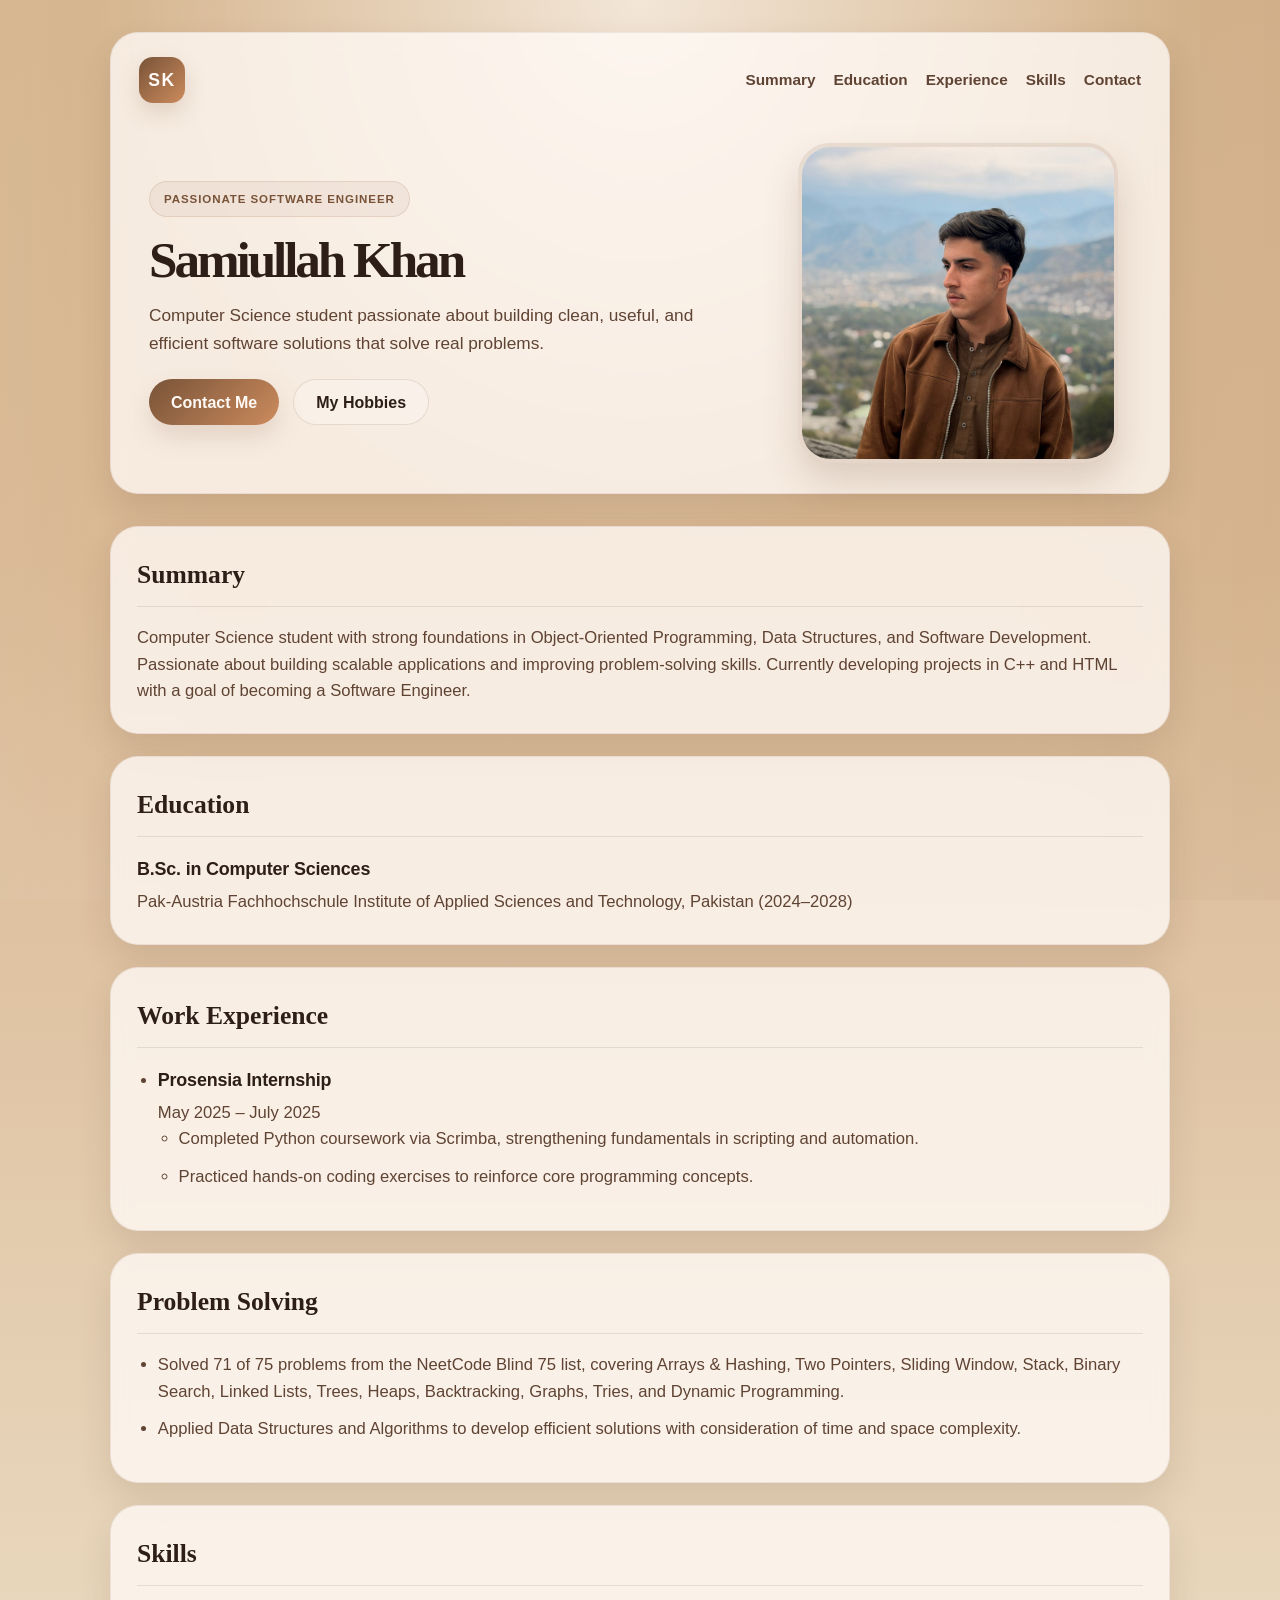
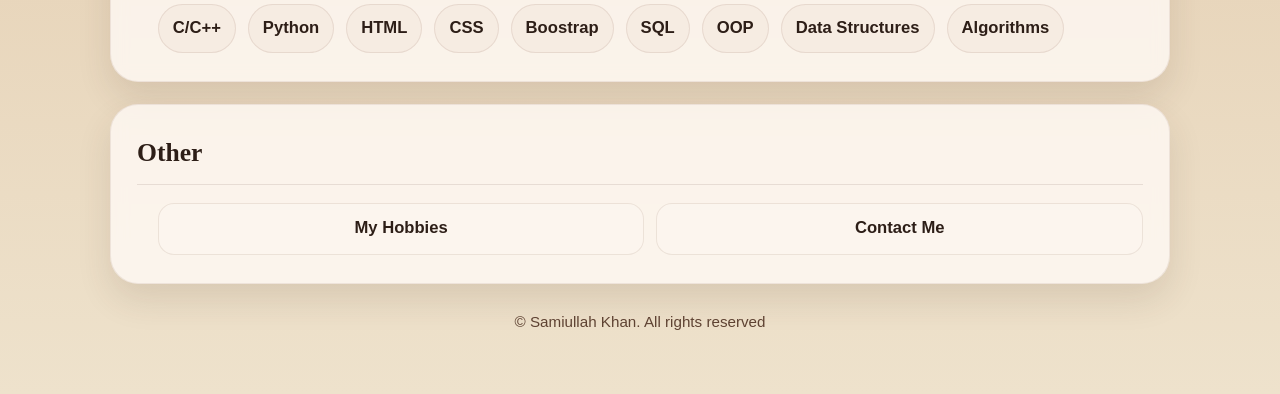
<file: legacy/index.html>
<!doctype html>
<html lang="en">
  <head>
    <meta charset="UTF-8" />
    <meta name="viewport" content="width=device-width, initial-scale=1.0" />
    <title>Samiullah Khan | Portfolio</title>
    <link rel="stylesheet" href="style.css" />
  </head>

  <body>
    <div class="container">
      <header class="hero-panel">
        <div class="topbar">
          <span class="brand">SK</span>
          <nav class="main-nav" aria-label="Main navigation">
            <a href="#summary">Summary</a>
            <a href="#education">Education</a>
            <a href="#experience">Experience</a>
            <a href="#skills">Skills</a>
            <a href="./contact.html">Contact</a>
          </nav>
        </div>

        <div class="hero">
          <div class="hero-copy">
            <p class="eyebrow">Passionate Software Engineer </p>
            <h1 class="name">Samiullah Khan</h1>
            <p class="lead">
              Computer Science student passionate about building clean, useful,
              and efficient software solutions that solve real problems.
            </p>
            <div class="cta-row">
              <a class="primary-btn" href="./contact.html">Contact Me</a>
              <a class="secondary-btn" href="./hobbies.html">My Hobbies</a>
            </div>
          </div>

          <div class="hero-visual">
            <img src="./img.jpeg" alt="Samiullah Khan" class="profile-img" />
          </div>
        </div>
      </header>

      <main>
        <section class="card summary" id="summary">
          <h2 class="headings">Summary</h2>
          <p class="text">
            Computer Science student with strong foundations in Object-Oriented
            Programming, Data Structures, and Software Development. Passionate
            about building scalable applications and improving problem-solving
            skills. Currently developing projects in C++ and HTML with a goal of
            becoming a Software Engineer.
          </p>
        </section>

        <section class="card education" id="education">
          <h2 class="headings">Education</h2>
          <h3>B.Sc. in Computer Sciences</h3>
          <p class="text">
            Pak-Austria Fachhochschule Institute of Applied Sciences and
            Technology, Pakistan (2024–2028)
          </p>
        </section>

        <section class="card work" id="experience">
          <h2 class="headings">Work Experience</h2>
          <ul>
            <li>
              <h3>Prosensia Internship</h3>
              <p class="text">May 2025 – July 2025</p>
              <ul>
                <li>
                  Completed Python coursework via Scrimba, strengthening
                  fundamentals in scripting and automation.
                </li>
                <li>
                  Practiced hands-on coding exercises to reinforce core
                  programming concepts.
                </li>
              </ul>
            </li>
          </ul>
        </section>

        <section class="card problem-solving">
          <h2 class="headings">Problem Solving</h2>
          <ul>
            <li>
              Solved 71 of 75 problems from the NeetCode Blind 75 list, covering
              Arrays &amp; Hashing, Two Pointers, Sliding Window, Stack, Binary
              Search, Linked Lists, Trees, Heaps, Backtracking, Graphs, Tries,
              and Dynamic Programming.
            </li>
            <li>
              Applied Data Structures and Algorithms to develop efficient
              solutions with consideration of time and space complexity.
            </li>
          </ul>
        </section>

        <section class="card skills" id="skills">
          <h2 class="headings">Skills</h2>
          <ul class="skill-list">
            <li>C/C++</li>
            <li>Python</li>
            <li>HTML</li>
            <li>CSS</li>
            <li>Boostrap</li>
            <li>SQL</li>
            <li>OOP</li>
            <li>Data Structures</li>
            <li>Algorithms</li>
          </ul>
        </section>

        <section class="card other">
          <h2 class="headings">Other</h2>
          <ul class="link-list">
            <li><a href="./hobbies.html">My Hobbies</a></li>
            <li><a href="./contact.html">Contact Me</a></li>
          </ul>
        </section>
      </main>

      <footer>
        <p>© Samiullah Khan. All rights reserved</p>
      </footer>
    </div>
  </body>
</html>
</file>
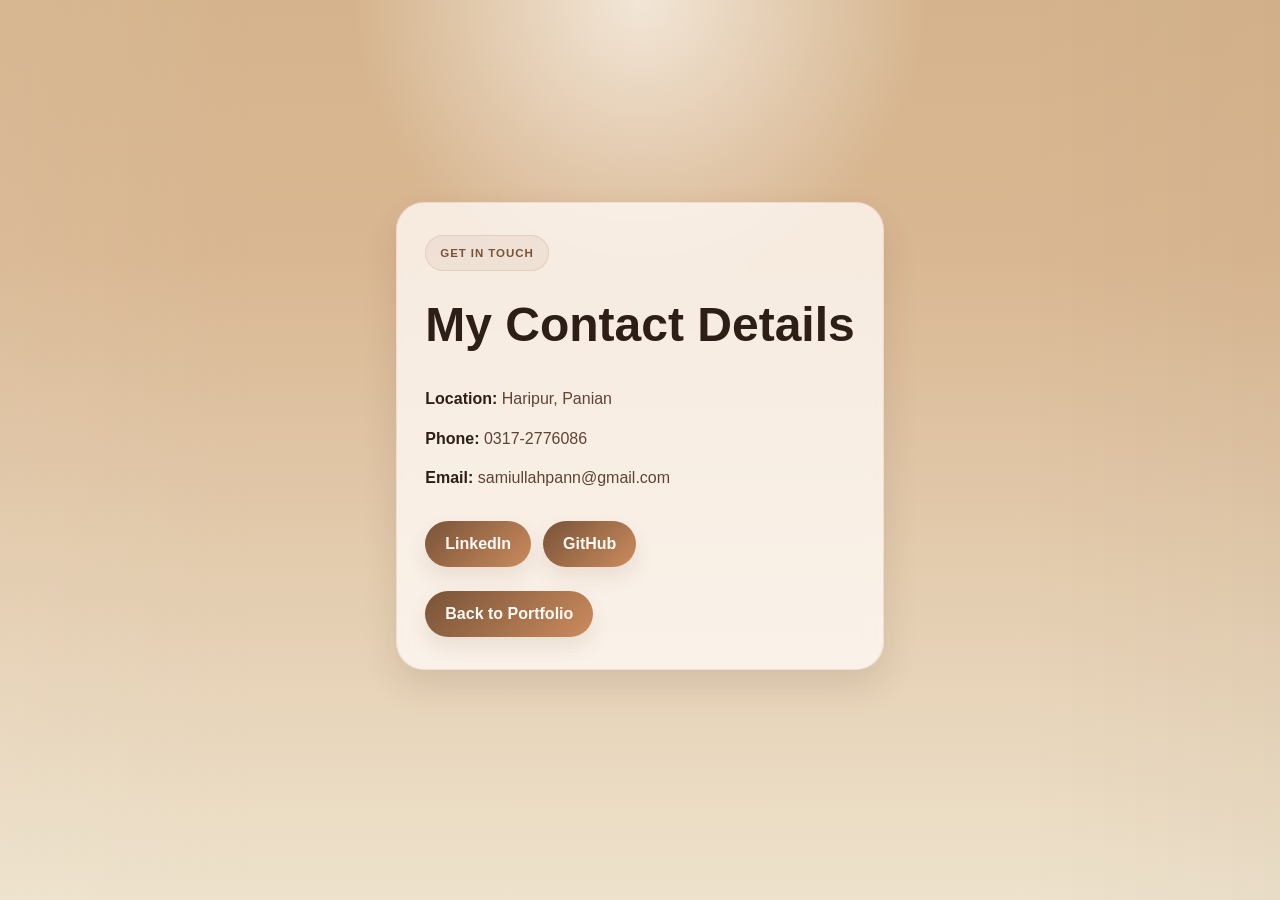
<file: legacy/contact.html>
<!doctype html>
<html lang="en">
  <head>
    <meta charset="UTF-8" />
    <meta name="viewport" content="width=device-width, initial-scale=1.0" />
    <title>Contact | Samiullah Khan</title>
    <link rel="stylesheet" href="style.css" />
  </head>
  <body class="page-body">
    <div class="container">
      <section class="page-card">
        <p class="eyebrow">Get in touch</p>
        <h1>My Contact Details</h1>

        <div class="contact-list">
          <p><strong>Location:</strong> Haripur, Panian</p>
          <p><strong>Phone:</strong> 0317-2776086</p>
          <p><strong>Email:</strong> samiullahpann@gmail.com</p>
        </div>

        <div class="contact-links">
          <a
            class="link-btn"
            href="https://www.linkedin.com/in/samiullah-khan-993bb2366/"
            target="_blank"
            rel="noreferrer"
            >LinkedIn</a
          >
          <a
            class="link-btn"
            href="https://github.com/risen62"
            target="_blank"
            rel="noreferrer"
            >GitHub</a
          >
        </div>

        <a class="link-btn" href="./index.html">Back to Portfolio</a>
      </section>
    </div>
  </body>
</html>
</file>
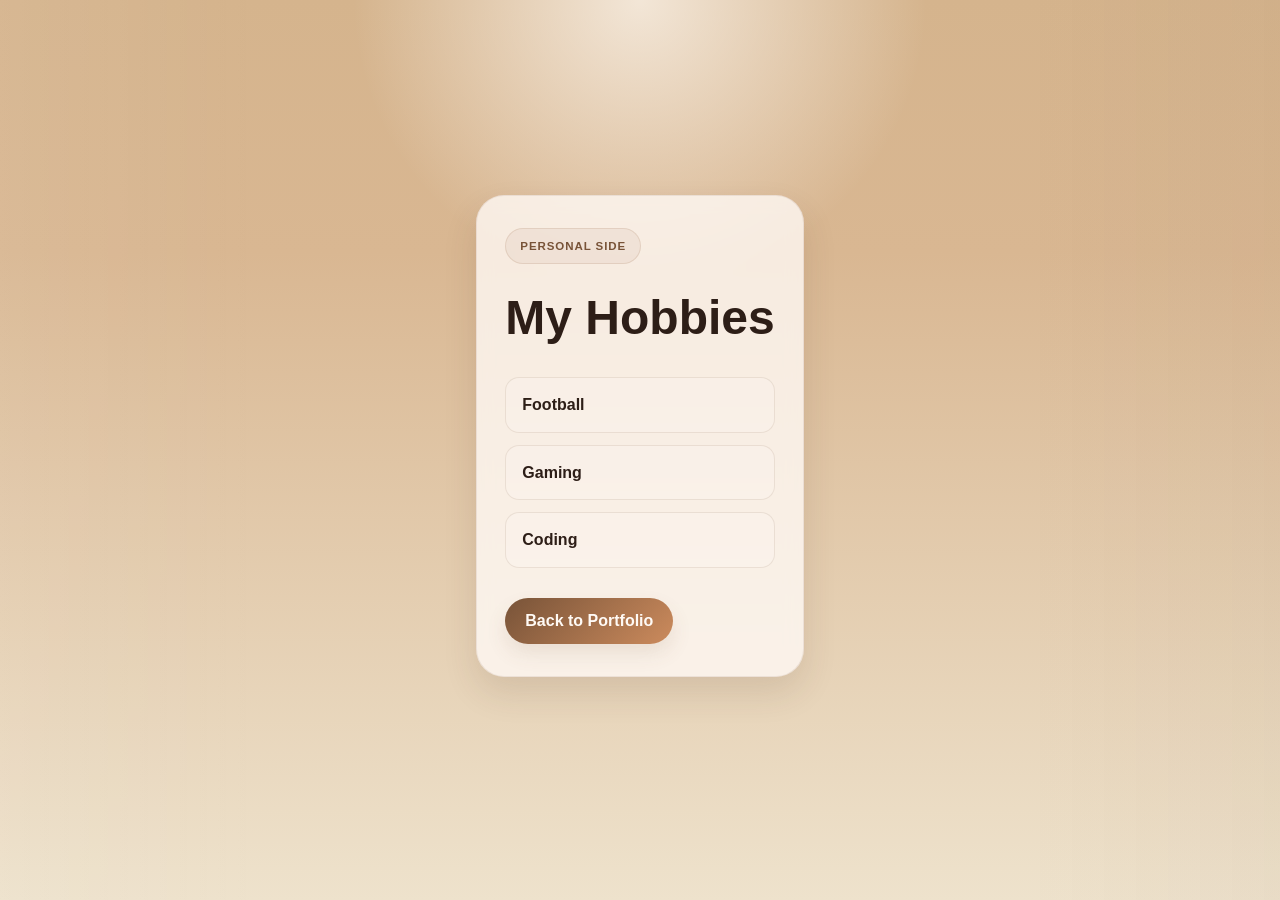
<file: legacy/hobbies.html>
<!DOCTYPE html>
<html lang="en">
  <head>
    <meta charset="UTF-8" />
    <meta name="viewport" content="width=device-width, initial-scale=1.0" />
    <title>Hobbies | Samiullah Khan</title>
    <link rel="stylesheet" href="style.css" />
  </head>
  <body class="page-body">
    <div class="container">
      <section class="page-card">
        <p class="eyebrow">Personal side</p>
        <h1>My Hobbies</h1>

        <ul class="hobbies-list">
          <li>Football</li>
          <li>Gaming</li>
          <li>Coding</li>
        </ul>

        <a class="link-btn" href="./index.html">Back to Portfolio</a>
      </section>
    </div>
  </body>
</html>
</file>
<file: legacy/style.css>
:root {
  --bg-deep: #c29d79;
  --bg-mid: #d5b38e;
  --bg-soft: #e9d7ba;
  --panel: rgba(255, 250, 245, 0.76);
  --panel-strong: rgba(248, 239, 230, 0.92);
  --panel-light: rgba(80, 54, 39, 0.06);
  --text: #2d1e17;
  --muted: #5f4333;
  --accent: #9a6a49;
  --accent-strong: #785338;
  --highlight: #cc8b5d;
  --highlight-2: #b56d42;
  --success: #c79d72;
  --line: rgba(87, 58, 42, 0.1);
  --shadow: 0 16px 34px rgba(78, 49, 31, 0.12);
}

* {
  margin: 0;
  padding: 0;
  box-sizing: border-box;
}

html {
  scroll-behavior: smooth;
}

body {
  min-height: 100vh;
  background:
    radial-gradient(circle at top, rgba(255, 251, 246, 0.7), transparent 26%),
    linear-gradient(180deg, #d5b48d 0%, #d9b792 28%, #eee2cc 100%);
  color: var(--text);
  font-family: "Segoe UI", Tahoma, Geneva, Verdana, sans-serif;
  line-height: 1.6;
}

body::before {
  content: "";
  position: fixed;
  inset: 0;
  background: linear-gradient(90deg, rgba(255,255,255,0.05), transparent 20%, transparent 80%, rgba(90, 62, 43, 0.03));
  pointer-events: none;
}

img {
  display: block;
  max-width: 100%;
}

.container {
  max-width: 1100px;
  margin: 0 auto;
  padding: 32px 20px 60px;
}

.hero-panel,
.card,
.page-card {
  background: rgba(255, 250, 246, 0.78);
  border: 1px solid rgba(116, 81, 60, 0.1);
  border-radius: 28px;
  box-shadow: var(--shadow);
  backdrop-filter: blur(8px);
}

.hero-panel {
  padding: 24px 28px 10px;
  margin-bottom: 32px;
}

.topbar {
  display: flex;
  justify-content: space-between;
  align-items: center;
  gap: 16px;
  margin-bottom: 28px;
}

.brand {
  display: inline-flex;
  align-items: center;
  justify-content: center;
  width: 46px;
  height: 46px;
  border-radius: 14px;
  background: linear-gradient(135deg, var(--accent-strong), var(--highlight));
  color: #fffaf5;
  font-size: 1.1rem;
  font-weight: 800;
  letter-spacing: 0.08em;
  box-shadow: 0 10px 22px rgba(124, 82, 57, 0.18);
}

.main-nav {
  display: flex;
  flex-wrap: wrap;
  justify-content: center;
  gap: 18px;
}

.main-nav a,
.primary-btn,
.secondary-btn,
.link-btn {
  text-decoration: none;
  transition: transform 0.25s ease, box-shadow 0.25s ease, border-color 0.25s ease;
}

.main-nav a {
  color: var(--muted);
  font-weight: 700;
  font-size: 0.96rem;
}

.main-nav a:hover,
.main-nav a:focus {
  color: var(--accent-strong);
}

.hero {
  display: grid;
  grid-template-columns: 1.4fr 0.8fr;
  align-items: center;
  gap: 28px;
  padding: 12px 10px 20px;
}

.eyebrow {
  display: inline-block;
  margin-bottom: 16px;
  padding: 8px 14px;
  border-radius: 999px;
  background: rgba(157, 108, 75, 0.08);
  border: 1px solid rgba(157, 108, 75, 0.16);
  color: var(--accent-strong);
  letter-spacing: 0.08em;
  font-size: 0.72rem;
  font-weight: 700;
  text-transform: uppercase;
}

.name {
  margin: 0;
  font-size: clamp(2.5rem, 4vw, 5rem);
  line-height: 1.04;
  letter-spacing: -0.06em;
  font-weight: 700;
  font-family: Georgia, "Times New Roman", serif;
}

.lead {
  margin-top: 16px;
  max-width: 580px;
  color: var(--muted);
  font-size: 1.08rem;
}

.cta-row {
  display: flex;
  flex-wrap: wrap;
  gap: 14px;
  margin-top: 22px;
}

.primary-btn,
.secondary-btn {
  display: inline-flex;
  align-items: center;
  justify-content: center;
  min-height: 46px;
  padding: 0 22px;
  border-radius: 999px;
  font-weight: 700;
}

.primary-btn {
  background: linear-gradient(135deg, var(--accent-strong), var(--highlight));
  color: #fffaf5;
  box-shadow: 0 12px 26px rgba(124, 82, 57, 0.16);
}

.secondary-btn {
  background: rgba(255, 255, 255, 0.22);
  border: 1px solid rgba(124, 82, 57, 0.15);
  color: var(--text);
}

.primary-btn:hover,
.secondary-btn:hover,
.link-btn:hover {
  transform: translateY(-2px);
}

.hero-visual {
  display: flex;
  justify-content: center;
  align-items: center;
}

.profile-img {
  width: min(320px, 100%);
  aspect-ratio: 1;
  border-radius: 32px;
  object-fit: cover;
  border: 4px solid rgba(124, 82, 57, 0.14);
  box-shadow: 0 18px 36px rgba(92, 60, 39, 0.18);
}

main {
  display: grid;
  gap: 22px;
}

.card {
  padding: 28px 26px;
}

.headings {
  margin-bottom: 18px;
  color: var(--text);
  font-size: clamp(1.5rem, 2vw, 2rem);
  font-weight: 700;
  font-family: Georgia, "Times New Roman", serif;
  border-bottom: 1px solid rgba(90, 62, 43, 0.12);
  padding-bottom: 10px;
}

.text,
.card p,
.card li,
.card h3 {
  color: var(--muted);
  font-size: 1.04rem;
}

.card ul,
.card ol {
  padding-left: 1.3rem;
}

.card li {
  margin-bottom: 0.7rem;
}

.card h3 {
  margin-bottom: 0.35rem;
  color: var(--text);
  font-size: 1.12rem;
  font-weight: 700;
  letter-spacing: -0.01em;
}

.skill-list,
.link-list {
  list-style: none;
  padding: 0;
  display: flex;
  flex-wrap: wrap;
  gap: 12px;
}

.skill-list li,
.link-list li {
  margin: 0;
}

.skill-list li {
  background: rgba(157, 108, 75, 0.05);
  border: 1px solid rgba(124, 82, 57, 0.12);
  border-radius: 999px;
  padding: 10px 14px;
  color: var(--text);
  font-weight: 600;
}

.link-list {
  display: grid;
  grid-template-columns: repeat(auto-fit, minmax(180px, 1fr));
  gap: 12px;
}

.link-list a {
  display: inline-flex;
  align-items: center;
  justify-content: center;
  width: 100%;
  min-height: 52px;
  background: rgba(255, 255, 255, 0.14);
  border: 1px solid rgba(124, 82, 57, 0.12);
  border-radius: 16px;
  color: var(--text);
  text-decoration: none;
  font-weight: 700;
}

.link-list a:hover,
.link-list a:focus {
  background: rgba(157, 108, 75, 0.06);
  border-color: rgba(124, 82, 57, 0.18);
}

footer {
  text-align: center;
  padding-top: 26px;
  color: var(--muted);
  font-size: 0.95rem;
}

.page-body {
  display: flex;
  align-items: center;
  justify-content: center;
  min-height: 100vh;
}

.page-card {
  max-width: 760px;
  margin: 20px auto;
  padding: 32px 28px;
}

.page-card h1 {
  font-size: clamp(2rem, 4vw, 3rem);
  margin-bottom: 16px;
}

.contact-list {
  display: grid;
  gap: 14px;
  margin: 22px 0 30px;
  color: var(--muted);
}

.contact-links {
  display: flex;
  flex-wrap: wrap;
  gap: 12px;
  margin: 0 0 24px;
}

.contact-list strong {
  color: var(--text);
}

.hobbies-list {
  list-style: none;
  display: grid;
  gap: 12px;
  padding: 0;
  margin: 20px 0 30px;
}

.hobbies-list li {
  padding: 14px 16px;
  border-radius: 14px;
  background: rgba(255, 255, 255, 0.14);
  border: 1px solid rgba(124, 82, 57, 0.12);
  color: var(--text);
  font-weight: 600;
}

.link-btn {
  display: inline-flex;
  align-items: center;
  justify-content: center;
  min-height: 46px;
  padding: 0 20px;
  border-radius: 999px;
  background: linear-gradient(135deg, var(--accent-strong), var(--highlight));
  color: #fffaf5;
  font-weight: 800;
  box-shadow: 0 10px 20px rgba(120, 83, 56, 0.12);
}

@media (max-width: 760px) {
  .hero {
    grid-template-columns: 1fr;
    text-align: center;
  }

  .hero-copy {
    display: flex;
    flex-direction: column;
    align-items: center;
  }

  .topbar {
    flex-direction: column;
  }

  .main-nav {
    gap: 10px 18px;
  }

  .cta-row {
    justify-content: center;
  }
}

@media (max-width: 520px) {
  .container {
    padding-left: 14px;
    padding-right: 14px;
  }

  .hero-panel,
  .card,
  .page-card {
    border-radius: 22px;
  }

  .hero-panel {
    padding: 18px 18px 6px;
  }

  .card,
  .page-card {
    padding: 20px 18px;
  }

  .name {
    font-size: 2.5rem;
  }
}
</file>
